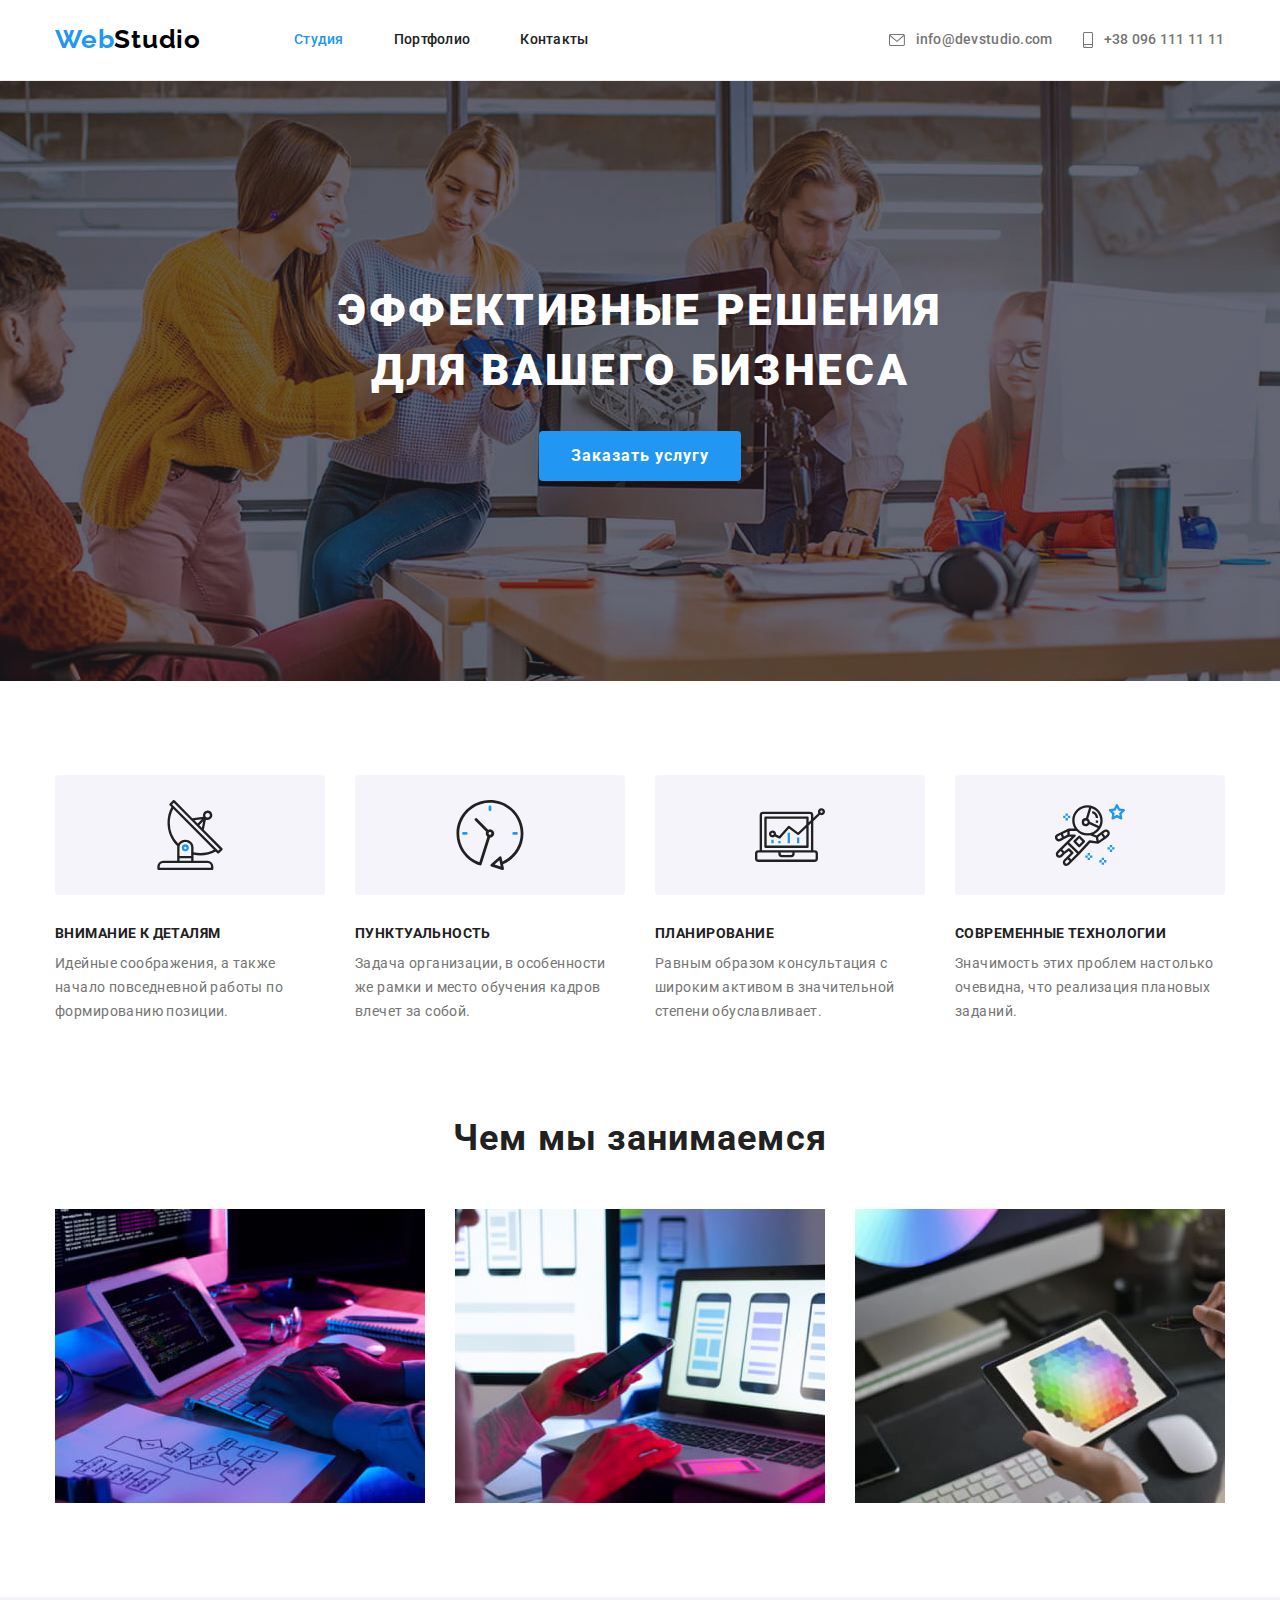
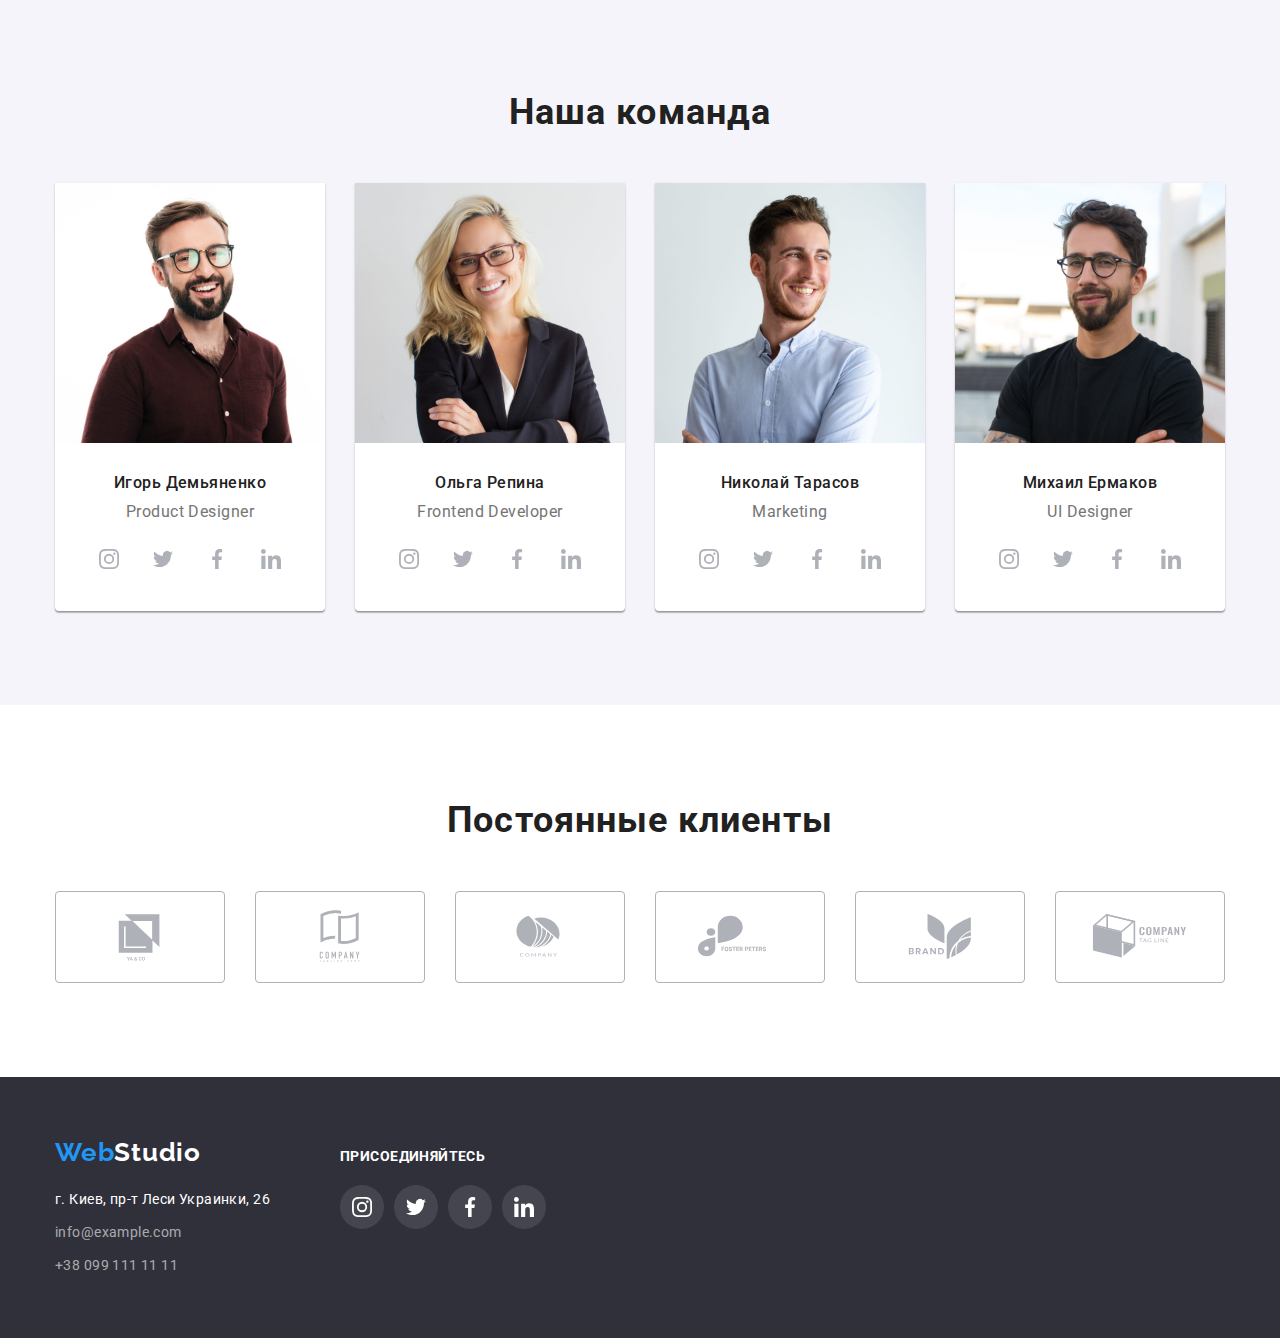
<file: index.html>
<!DOCTYPE html>
<html lang="ru">
  <head>
    <meta charset="UTF-8" />
    <meta http-equiv="X-UA-Compatible" content="IE=edge" />
    <meta name="viewport" content="width=device-width, initial-scale=1.0" />
    <link rel="preconnect" href="https://fonts.googleapis.com" />
    <link rel="preconnect" href="https://fonts.gstatic.com" crossorigin />
    <link
      href="https://fonts.googleapis.com/css2?family=Raleway:wght@700&family=Roboto:wght@400;500;700;900&display=swap"
      rel="stylesheet"
    />
    <link
      rel="stylesheet"
      href="https://cdn.jsdelivr.net/npm/modern-normalize@1/modern-normalize.min.css"
    />
    <link rel="stylesheet" href="./css/styles.css" />
    <title>Главная</title>
  </head>

  <body>
    <!--Шапка сайта-->
    <header class="head-site">
      <div class="head-container container">
        <!--Блок навигации по страницам-->
        <nav class="nav">
          <!-- Логотип -->
          <a href="./index.html" lang="en" class="logo">
            <span class="logo-web">Web</span><span class="logo-studio">Studio</span>
          </a>
          <!-- Навигация по сайту -->
          <ul class="nav-list">
            <li class="nav-item">
              <a href="./index.html" class="nav-link nav-current">Студия</a>
            </li>
            <li class="nav-item">
              <a href="./portfolio.html" class="nav-link">Портфолио</a>
            </li>
            <li class="nav-item">
              <a href="" class="nav-link">Контакты</a>
            </li>
          </ul>
        </nav>
        <!-- Каналы связи со студией -->
        <ul class="comm-list">
          <li class="comm-item">
            <a href="mailto:info@devstudio.com" class="comm-link">
              <svg class="icon-mail" width="16" height="12">
                <use href="./images/svg/icon.svg#head-email"></use>
              </svg>
              info@devstudio.com
            </a>
          </li>
          <!-- icon.svg#head-smartphone -->
          <li class="comm-item">
            <a href="tel:+380961111111" class="comm-link">
              <svg class="icon-tel" width="10" height="16">
                <use href="./images/svg/icon.svg#head-smartphone"></use>
              </svg>
              +38 096 111 11 11
            </a>
          </li>
        </ul>
      </div>
    </header>

    <!--Основной контент страницы-->
    <main>
      <!--Главное представление студии Секция Герой-->
      <div class="overlay">
        <section class="hero">
          <div class="container">
            <h1 class="hero-title">Эффективные решения для вашего бизнеса</h1>
            <button type="button" class="primary-button button">Заказать услугу</button>
          </div>
        </section>
      </div>

      <!--Наши преимущества-->
      <section class="section about-section">
        <div class="container">
          <h2 class="visually-hidden">Наши преимущества</h2>
          <ul class="about-list">
            <li class="about-item">
              <div class="icon-container">
                <svg class="about-icon" width="70" height="70">
                  <use href="./images/svg/icon.svg#about-antenna"></use>
                </svg>
              </div>

              <h3 class="about-title">Внимание к деталям</h3>
              <p class="about-text">
                Идейные соображения, а также начало повседневной работы по формированию позиции.
              </p>
            </li>
            <li class="about-item">
              <div class="icon-container">
                <svg class="about-icon" width="70" height="70">
                  <use href="./images/svg/icon.svg#about-clock"></use>
                </svg>
              </div>

              <h3 class="about-title">Пунктуальность</h3>
              <p class="about-text">
                Задача организации, в особенности же рамки и место обучения кадров влечет за собой.
              </p>
            </li>
            <li class="about-item">
              <div class="icon-container">
                <svg class="about-icon" width="70" height="70">
                  <use href="./images/svg/icon.svg#about-diagram"></use>
                </svg>
              </div>

              <h3 class="about-title">Планирование</h3>
              <p class="about-text">
                Равным образом консультация с широким активом в значительной степени обуславливает.
              </p>
            </li>
            <li class="about-item">
              <div class="icon-container">
                <svg class="about-icon" width="70" height="70">
                  <use href="./images/svg/icon.svg#about-astronaut"></use>
                </svg>
              </div>

              <h3 class="about-title">Современные технологии</h3>
              <p class="about-text">
                Значимость этих проблем настолько очевидна, что реализация плановых заданий.
              </p>
            </li>
          </ul>
        </div>
      </section>

      <!--Чем Мы занимаемся-->
      <section class="section">
        <div class="container">
          <h2 class="whatwedo-titel title-seclion">Чем мы занимаемся</h2>
          <ul class="whatwedo-list">
            <li class="whatwedo-item">
              <img
                src="./images/box1.jpg"
                alt="Работа с созданием продукта на планшете"
                width="370"
                height="294"
                class="whatwedo-img"
              />
            </li>
            <li class="whatwedo-item">
              <img
                src="./images/box2.jpg"
                alt="Работа с видом продукта на смартфонах"
                width="370"
                height="294"
                class="whatwedo-img"
              />
            </li>
            <li class="whatwedo-item">
              <img
                src="./images/box3.jpg"
                alt="Выбор цвета на планшете"
                width="370"
                height="294"
                class="whatwedo-img"
              />
            </li>
          </ul>
        </div>
      </section>

      <!--Наша команда-->
      <section class="ourteam section">
        <div class="container">
          <h2 class="ourteam-titel title-seclion">Наша команда</h2>
          <ul class="ourteam-list">
            <!-- Игорь Демьяненко -->
            <li class="ourteam-item">
              <img
                src="./images/our-comand/img0.jpg"
                alt="Фото Игорь Демьяненко"
                width="270"
                height="260"
                class="ourteam-img"
              />
              <div class="ourteam-text">
                <h3 class="ourteam-name">Игорь Демьяненко</h3>
                <p class="outrteam-prof">Product Designer</p>
                <ul class="team-social-list">
                  <li class="team-social-item">
                    <a href="https://www.instagram.com/" class="link-social">
                      <svg class="team-social-icon" width="20" height="20">
                        <use href="./images/svg/icon.svg#team-instagram"></use>
                      </svg>
                    </a>
                  </li>
                  <li class="team-social-item">
                    <a href="https://twitter.com" class="link-social">
                      <svg class="team-social-icon" width="20" height="20">
                        <use href="./images/svg/icon.svg#team-twitter"></use>
                      </svg>
                    </a>
                  </li>
                  <li class="team-social-item">
                    <a href="https://www.facebook.com" class="link-social">
                      <svg class="team-social-icon" width="20" height="20">
                        <use href="./images/svg/icon.svg#team-facebook"></use>
                      </svg>
                    </a>
                  </li>
                  <li class="team-social-item">
                    <a href="https://www.linkedin.com/" class="link-social">
                      <svg class="team-social-icon" width="20" height="20">
                        <use href="./images/svg/icon.svg#team-linkedin"></use>
                      </svg>
                    </a>
                  </li>
                </ul>
              </div>
            </li>
            <!-- Ольга Репина -->
            <li class="ourteam-item">
              <img
                src="./images/our-comand/img1.jpg"
                alt="Фото Ольга Репина"
                width="270"
                height="260"
                class="ourteam-img"
              />
              <div class="ourteam-text">
                <h3 class="ourteam-name">Ольга Репина</h3>
                <p class="outrteam-prof">Frontend Developer</p>
                <ul class="team-social-list">
                  <li class="team-social-item">
                    <a href="https://www.instagram.com/" class="link-social">
                      <svg class="team-social-icon" width="20" height="20">
                        <use href="./images/svg/icon.svg#team-instagram"></use>
                      </svg>
                    </a>
                  </li>
                  <li class="team-social-item">
                    <a href="https://twitter.com" class="link-social">
                      <svg class="team-social-icon" width="20" height="20">
                        <use href="./images/svg/icon.svg#team-twitter"></use>
                      </svg>
                    </a>
                  </li>
                  <li class="team-social-item">
                    <a href="https://www.facebook.com" class="link-social">
                      <svg class="team-social-icon" width="20" height="20">
                        <use href="./images/svg/icon.svg#team-facebook"></use>
                      </svg>
                    </a>
                  </li>
                  <li class="team-social-item">
                    <a href="https://www.linkedin.com/" class="link-social">
                      <svg class="team-social-icon" width="20" height="20">
                        <use href="./images/svg/icon.svg#team-linkedin"></use>
                      </svg>
                    </a>
                  </li>
                </ul>
              </div>
            </li>
            <!-- Николай Тарасов -->
            <li class="ourteam-item">
              <img
                src="./images/our-comand/img2.jpg"
                alt="Фото Николай Тарасов"
                width="270"
                height="260"
                class="ourteam-img"
              />
              <div class="ourteam-text">
                <h3 class="ourteam-name">Николай Тарасов</h3>
                <p class="outrteam-prof">Marketing</p>
                <ul class="team-social-list">
                  <li class="team-social-item">
                    <a href="https://www.instagram.com/" class="link-social">
                      <svg class="team-social-icon" width="20" height="20">
                        <use href="./images/svg/icon.svg#team-instagram"></use>
                      </svg>
                    </a>
                  </li>
                  <li class="team-social-item">
                    <a href="https://twitter.com" class="link-social">
                      <svg class="team-social-icon" width="20" height="20">
                        <use href="./images/svg/icon.svg#team-twitter"></use>
                      </svg>
                    </a>
                  </li>
                  <li class="team-social-item">
                    <a href="https://www.facebook.com" class="link-social">
                      <svg class="team-social-icon" width="20" height="20">
                        <use href="./images/svg/icon.svg#team-facebook"></use>
                      </svg>
                    </a>
                  </li>
                  <li class="team-social-item">
                    <a href="https://www.linkedin.com/" class="link-social">
                      <svg class="team-social-icon" width="20" height="20">
                        <use href="./images/svg/icon.svg#team-linkedin"></use>
                      </svg>
                    </a>
                  </li>
                </ul>
              </div>
            </li>
            <!-- Михаил Ермаков -->
            <li class="ourteam-item">
              <img
                src="./images/our-comand/img3.jpg"
                alt="Фото Михаил Ермаков"
                width="270"
                height="260"
                class="ourteam-img"
              />
              <div class="ourteam-text">
                <h3 class="ourteam-name">Михаил Ермаков</h3>
                <p class="outrteam-prof">UI Designer</p>
                <ul class="team-social-list">
                  <li class="team-social-item">
                    <a href="https://www.instagram.com/" class="link-social">
                      <svg class="team-social-icon" width="20" height="20">
                        <use href="./images/svg/icon.svg#team-instagram"></use>
                      </svg>
                    </a>
                  </li>
                  <li class="team-social-item">
                    <a href="https://twitter.com" class="link-social">
                      <svg class="team-social-icon" width="20" height="20">
                        <use href="./images/svg/icon.svg#team-twitter"></use>
                      </svg>
                    </a>
                  </li>
                  <li class="team-social-item">
                    <a href="https://www.facebook.com" class="link-social">
                      <svg class="team-social-icon" width="20" height="20">
                        <use href="./images/svg/icon.svg#team-facebook"></use>
                      </svg>
                    </a>
                  </li>
                  <li class="team-social-item">
                    <a href="https://www.linkedin.com/" class="link-social">
                      <svg class="team-social-icon" width="20" height="20">
                        <use href="./images/svg/icon.svg#team-linkedin"></use>
                      </svg>
                    </a>
                  </li>
                </ul>
              </div>
            </li>
          </ul>
        </div>
      </section>

      <!-- Постоянные клиенты -->
      <section class="section">
        <div class="container">
          <h2 class="client-title title-seclion">Постоянные клиенты</h2>
          <ul class="client-list">
            <li class="client-item">
              <a href="" class="client-link">
                <svg class="client-icon" width="106" height="60">
                  <use href="./images/svg/icon.svg#icon-client-1"></use>
                </svg>
              </a>
            </li>
            <li class="client-item">
              <div class="client-container">
                <a href="" class="client-link">
                  <svg class="client-icon" width="106" height="60">
                    <use href="./images/svg/icon.svg#icon-client-2"></use>
                  </svg>
                </a>
              </div>
            </li>
            <li class="client-item">
              <div class="client-container">
                <a href="" class="client-link">
                  <svg class="client-icon" width="106" height="60">
                    <use href="./images/svg/icon.svg#icon-client-3"></use>
                  </svg>
                </a>
              </div>
            </li>
            <li class="client-item">
              <div class="client-container">
                <a href="" class="client-link">
                  <svg class="client-icon" width="106" height="60">
                    <use href="./images/svg/icon.svg#icon-client-4"></use>
                  </svg>
                </a>
              </div>
            </li>
            <li class="client-item">
              <div class="client-container">
                <a href="" class="client-link">
                  <svg class="client-icon" width="106" height="60">
                    <use href="./images/svg/icon.svg#icon-client-5"></use>
                  </svg>
                </a>
              </div>
            </li>
            <li class="client-item">
              <div class="client-container">
                <a href="" class="client-link">
                  <svg class="client-icon" width="106" height="60">
                    <use href="./images/svg/icon.svg#icon-client-6"></use>
                  </svg>
                </a>
              </div>
            </li>
          </ul>
        </div>
      </section>
    </main>

    <!--Footer-->
    <footer class="footer">
      <h2 class="visually-hidden">Подвал сайта</h2>
      <div class="container">
        <div class="footer-container">
          <div class="address-container">
            <a href="./index.html" lang="en" class="logo footer-logo">
              <span class="logo-web">Web</span><span class="footer-logo-studio">Studio</span>
            </a>

            <address class="address">
              <p class="address-text">г. Киев, пр-т Леси Украинки, 26</p>
              <ul>
                <li class="address-item">
                  <a href="mailto:info@example.com" class="footer-comm"> info@example.com </a>
                </li>
                <li class="address-item">
                  <a href="tel:+380991111111" class="footer-comm"> +38 099 111 11 11 </a>
                </li>
              </ul>
            </address>
          </div>

          <div class="footer-social">
            <h3 class="footer-social-title">Присоединяйтесь</h3>
            <ul class="footer-social-list">
              <li class="footer-social-item">
                <a href="https://www.instagram.com/" class="footer-link-social">
                  <svg class="footer-social-icon" width="20" height="20">
                    <use href="./images/svg/icon.svg#footer-instagram"></use>
                  </svg>
                </a>
              </li>
              <li class="footer-social-item">
                <a href="https://twitter.com" class="footer-link-social">
                  <svg class="footer-social-icon" width="20" height="20">
                    <use href="./images/svg/icon.svg#footer-twitter"></use>
                  </svg>
                </a>
              </li>
              <li class="footer-social-item">
                <a href="https://www.facebook.com" class="footer-link-social">
                  <svg class="footer-social-icon" width="20" height="20">
                    <use href="./images/svg/icon.svg#footer-facebook"></use>
                  </svg>
                </a>
              </li>
              <li class="footer-social-item">
                <a href="https://www.linkedin.com/" class="footer-link-social">
                  <svg class="footer-social-icon" width="20" height="20">
                    <use href="./images/svg/icon.svg#footer-linkedin"></use>
                  </svg>
                </a>
              </li>
            </ul>
          </div>
        </div>
        <!-- Социальные сети студии -->
      </div>
    </footer>
  </body>
</html>
</file>
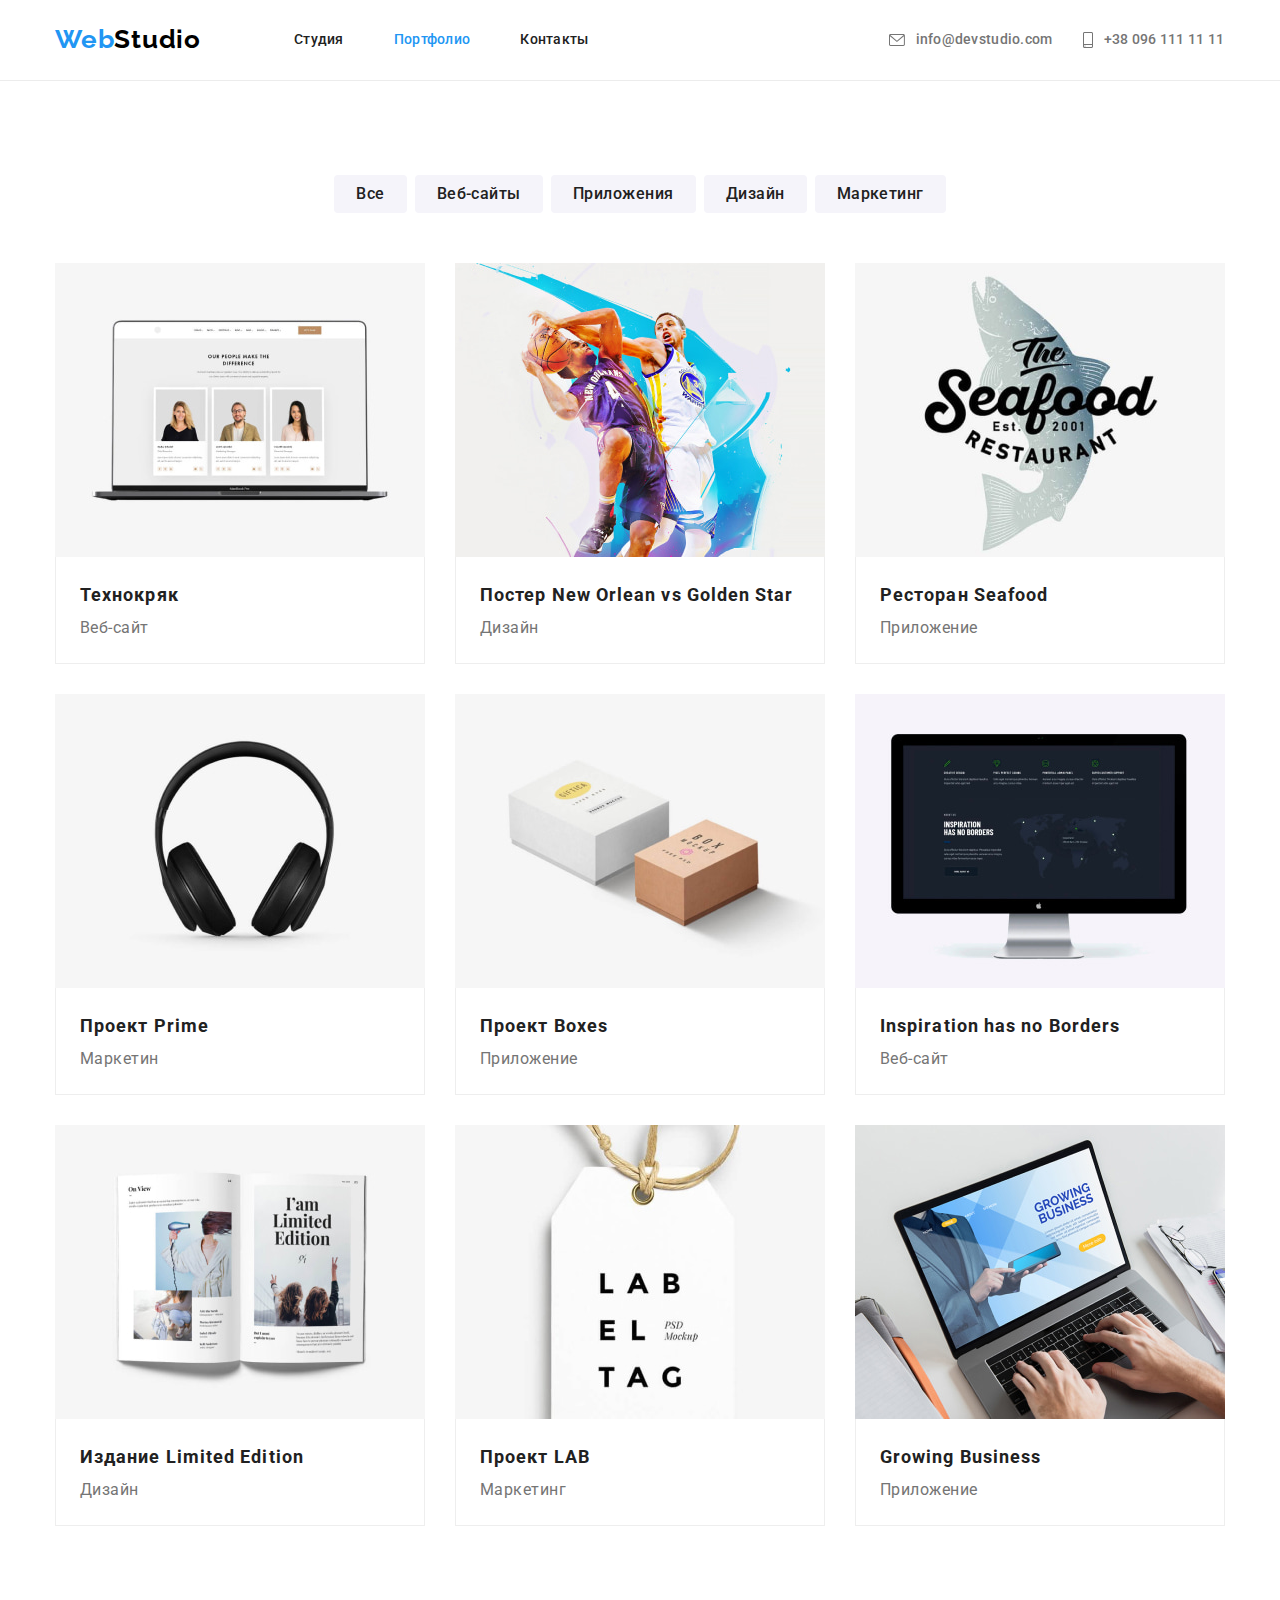
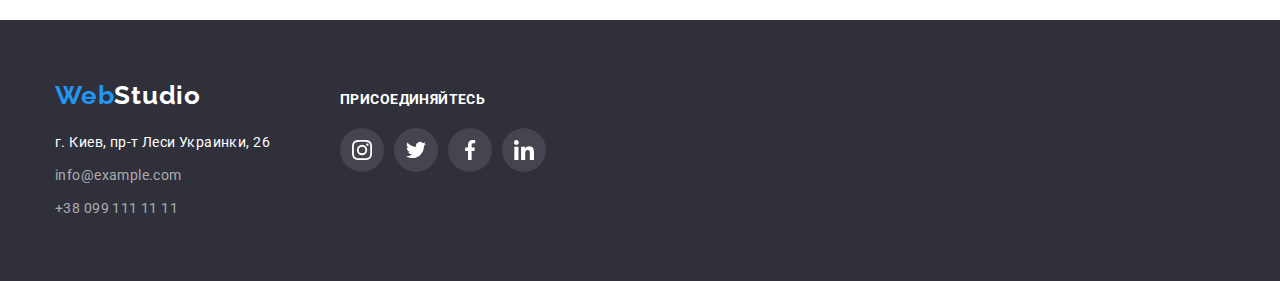
<file: portfolio.html>
<!DOCTYPE html>
<html lang="ru">
  <head>
    <meta charset="UTF-8" />
    <meta http-equiv="X-UA-Compatible" content="IE=edge" />
    <meta name="viewport" content="width=device-width, initial-scale=1.0" />
    <link rel="preconnect" href="https://fonts.googleapis.com" />
    <link rel="preconnect" href="https://fonts.gstatic.com" crossorigin />
    <link
      href="https://fonts.googleapis.com/css2?family=Raleway:wght@700&family=Roboto:wght@400;500;700;900&display=swap"
      rel="stylesheet"
    />
    <link
      rel="stylesheet"
      href="https://cdn.jsdelivr.net/npm/modern-normalize@1/modern-normalize.min.css"
    />
    <link rel="stylesheet" href="./css/styles.css" />
    <title>Портфолио</title>
  </head>

  <body>
    <!--Шапка сайта-->
    <header class="head-site">
      <div class="head-container container">
        <!--Блок навигации по страницам-->
        <nav class="nav">
          <!-- Логотип -->
          <a href="./index.html" lang="en" class="logo">
            <span class="logo-web">Web</span><span class="logo-studio">Studio</span>
          </a>
          <!-- Навигация по сайту -->
          <ul class="nav-list">
            <li class="nav-item">
              <a href="./index.html" class="nav-link">Студия</a>
            </li>
            <li class="nav-item">
              <a href="./portfolio.html" class="nav-link nav-current">Портфолио</a>
            </li>
            <li class="nav-item">
              <a href="" class="nav-link">Контакты</a>
            </li>
          </ul>
        </nav>
        <!-- Каналы связи со студией -->
        <ul class="comm-list">
          <li class="comm-item">
            <a href="mailto:info@devstudio.com" class="comm-link">
              <svg class="icon-mail" width="16" height="12">
                <use href="./images/svg/icon.svg#head-email"></use>
              </svg>
              info@devstudio.com
            </a>
          </li>

          <li class="comm-item">
            <a href="tel:+380961111111" class="comm-link">
              <svg class="icon-tel" width="10" height="16">
                <use href="./images/svg/icon.svg#head-smartphone"></use>
              </svg>
              +38 096 111 11 11
            </a>
          </li>
        </ul>
      </div>
    </header>

    <!-- Основной контент страницы -->
    <main>
      <section class="section">
        <div class="container">
          <h1 class="visually-hidden">Портфолио Веб-Студии</h1>
          <!-- Фильтр по нашим проектам -->
          <h2 class="visually-hidden">Фильтр по нашим проектам</h2>
          <ul class="servece-list">
            <li class="list-btn">
              <button type="button" class="service-button button">Все</button>
            </li>
            <li class="list-btn">
              <button type="button" class="service-button button">Веб-сайты</button>
            </li>
            <li class="list-btn">
              <button type="button" class="service-button button">Приложения</button>
            </li>
            <li class="list-btn">
              <button type="button" class="service-button button">Дизайн</button>
            </li>
            <li class="list-btn">
              <button type="button" class="service-button button">Маркетинг</button>
            </li>
          </ul>

          <!-- Наши проекты -->
          <h2 class="visually-hidden">Наши проекты</h2>
          <ul class="ourprj">
            <li class="ourpjc-list">
              <a href="" class="ourpjc-link">
                <img
                  src="./images/portfolio/portfolio-1.jpg"
                  alt="Ноутбук с отображённым сайтом"
                  width="370"
                  heigth="294"
                />
                <div class="name-prj">
                  <h3 class="ourprj-title">Технокряк</h3>
                  <p class="ourprj-text">Веб-сайт</p>
                </div>
              </a>
            </li>
            <li class="ourpjc-list">
              <a href="" class="ourpjc-link">
                <img
                  src="./images/portfolio/portfolio-2.jpg"
                  alt="Постер с игроками в баскетбол"
                  width="370"
                  heigth="294"
                />
                <div class="name-prj">
                  <h3 class="ourprj-title">Постер New Orlean vs Golden Star</h3>
                  <p class="ourprj-text">Дизайн</p>
                </div>
              </a>
            </li>
            <li class="ourpjc-list">
              <a href="" class="ourpjc-link">
                <img
                  src="./images/portfolio/portfolio-3.jpg"
                  alt="Логотип ресторана морской еды"
                  width="370"
                  heigth="294"
                />
                <div class="name-prj">
                  <h3 class="ourprj-title">Ресторан Seafood</h3>
                  <p class="ourprj-text">Приложение</p>
                </div>
              </a>
            </li>
            <li class="ourpjc-list">
              <a href="" class="ourpjc-link">
                <img
                  src="./images/portfolio/portfolio-4.jpg"
                  alt="Наушники"
                  width="370"
                  heigth="294"
                />
                <div class="name-prj">
                  <h3 class="ourprj-title">Проект Prime</h3>
                  <p class="ourprj-text">Маркетин</p>
                </div>
              </a>
            </li>
            <li class="ourpjc-list">
              <a href="" class="ourpjc-link">
                <img
                  src="./images/portfolio/portfolio-5.jpg"
                  alt="Коробки разных видов"
                  width="370"
                  heigth="294"
                />
                <div class="name-prj">
                  <h3 class="ourprj-title">Проект Boxes</h3>
                  <p class="ourprj-text">Приложение</p>
                </div>
              </a>
            </li>
            <li class="ourpjc-list">
              <a href="" class="ourpjc-link">
                <img
                  src="./images/portfolio/portfolio-6.jpg"
                  alt="Сайт проекта Вдохновение не имеет границ"
                  width="370"
                  heigth="294"
                />
                <div class="name-prj">
                  <h3 class="ourprj-title">Inspiration has no Borders</h3>
                  <p class="ourprj-text">Веб-сайт</p>
                </div>
              </a>
            </li>
            <li class="ourpjc-list">
              <a href="" class="ourpjc-link">
                <img
                  src="./images/portfolio/portfolio-7.jpg"
                  alt="Книга с названием Ограниченое издание"
                  width="370"
                  heigth="294"
                />
                <div class="name-prj">
                  <h3 class="ourprj-title">Издание Limited Edition</h3>
                  <p class="ourprj-text">Дизайн</p>
                </div>
              </a>
            </li>
            <li class="ourpjc-list">
              <a href="" class="ourpjc-link">
                <img
                  src="./images/portfolio/portfolio-8.jpg"
                  alt="Бирка с названием проекта ЛАБ"
                  width="370"
                  heigth="294"
                />
                <div class="name-prj">
                  <h3 class="ourprj-title">Проект LAB</h3>
                  <p class="ourprj-text">Маркетинг</p>
                </div>
              </a>
            </li>
            <li class="ourpjc-list">
              <a href="" class="ourpjc-link">
                <img
                  src="./images/portfolio/portfolio-9.jpg"
                  alt="Человек работает за ноутбуком в приложении"
                  width="370"
                  heigth="294"
                />
                <div class="name-prj">
                  <h3 class="ourprj-title">Growing Business</h3>
                  <p class="ourprj-text">Приложение</p>
                </div>
              </a>
            </li>
          </ul>
        </div>
      </section>
    </main>

    <!--Footer-->
    <footer class="footer">
      <h2 class="visually-hidden">Подвал сайта</h2>
      <div class="container">
        <div class="footer-container">
          <div class="address-container">
            <a href="./index.html" lang="en" class="logo footer-logo">
              <span class="logo-web">Web</span><span class="footer-logo-studio">Studio</span>
            </a>

            <address class="address">
              <p class="address-text">г. Киев, пр-т Леси Украинки, 26</p>
              <ul>
                <li class="address-item">
                  <a href="mailto:info@example.com" class="footer-comm"> info@example.com </a>
                </li>
                <li class="address-item">
                  <a href="tel:+380991111111" class="footer-comm"> +38 099 111 11 11 </a>
                </li>
              </ul>
            </address>
          </div>
          <!-- Социальные сети студии -->
          <div class="footer-social">
            <h2 class="visually-hidden">Социальные сети студии</h2>
            <h3 class="footer-social-title">Присоединяйтесь</h3>
            <ul class="footer-social-list">
              <li class="footer-social-item">
                <a href="https://www.instagram.com/" class="footer-link-social">
                  <svg class="footer-social-icon" width="20" height="20">
                    <use href="./images/svg/icon.svg#footer-instagram"></use>
                  </svg>
                </a>
              </li>
              <li class="footer-social-item">
                <a href="https://twitter.com" class="footer-link-social">
                  <svg class="footer-social-icon" width="20" height="20">
                    <use href="./images/svg/icon.svg#footer-twitter"></use>
                  </svg>
                </a>
              </li>
              <li class="footer-social-item">
                <a href="https://www.facebook.com" class="footer-link-social">
                  <svg class="footer-social-icon" width="20" height="20">
                    <use href="./images/svg/icon.svg#footer-facebook"></use>
                  </svg>
                </a>
              </li>
              <li class="footer-social-item">
                <a href="https://www.linkedin.com/" class="footer-link-social">
                  <svg class="footer-social-icon" width="20" height="20">
                    <use href="./images/svg/icon.svg#footer-linkedin"></use>
                  </svg>
                </a>
              </li>
            </ul>
          </div>
        </div>
      </div>
    </footer>
  </body>
</html>
</file>
<file: css/styles.css>
:root {
  --logo-text-font: 'Raleway', sans-serif;
  --nohover-navlink-color: #212121;
  --hover-cont-link: #2196f3;
  --primary-text-color: #757575;
  --communication-color: rgba(255, 255, 255, 0.6);
  --button-text-color: #ffffff;
  --primary-fill: #afb1b8;
  --comm-fill: #757575;
  --social-link-fill: #ffffff;
  --title-text-color: #212121;
  --primary-font: 'Roboto', sans-serif;
  --card-set-gap: 30px;
  --primary-letter-spacing: 0.03em;
}

body {
  background-color: #ffffff;
  font-family: var(--primary-font);
  font-size: 14px;
  line-height: 1.14;
  color: var(--primary-text-color);
}
a {
  text-decoration: none;
}
li {
  list-style: none;
}
h1,
h2,
h3,
h4,
h5,
h6,
p,
ul {
  margin: 0;
  padding: 0;
}
img {
  display: block;
  max-width: 100%;
}

/* Общие стили */
.title-seclion {
  font-weight: bold;
  font-size: 36px;
  line-height: 42px;
  text-align: center;
  letter-spacing: var(--primary-letter-spacing);
}
.button {
  font-family: inherit;
  cursor: pointer;
  border: none;
}
.container {
  margin-left: auto;
  margin-right: auto;
  width: 1200px;
  padding-left: 15px;
  padding-right: 15px;
}
.section {
  padding-top: 94px;
  padding-bottom: 94px;
}

/* Cкрытый заголовко h2 */
.visually-hidden {
  position: absolute;
  width: 1px;
  height: 1px;
  margin: -1px;
  border: 0;
  padding: 0;

  white-space: nowrap;
  clip-path: inset(100%);
  clip: rect(0 0 0 0);
  overflow: hidden;
}
/* Подсвечивание текущей страницы */
.nav-link.nav-current {
  color: var(--hover-cont-link);
}

/* Стили шапки */
.head-site {
  border-bottom: 1px solid #ececec;

  font-weight: 500;
  font-size: 14px;
  line-height: 1.14;
  letter-spacing: 0.02em;
}

/* Контейнер для стилизации */
.head-container {
  display: flex;
  align-items: center;
}

/* Логотип */
.logo {
  margin-right: 93px;

  font-family: var(--logo-text-font);
  font-weight: bold;
  font-size: 26px;
  line-height: 1.2;
  letter-spacing: var(--primary-letter-spacing);
}
.logo-web {
  color: #2196f3;
}
.logo-studio {
  color: #000000;
}
.footer-logo-studio {
  color: #ffffff;
}

/* Навигация */
.nav {
  display: flex;
  align-items: center;
  margin-right: 300px;
}
.nav-list {
  display: flex;
}
.nav-link {
  display: block;
  padding-top: 32px;
  padding-bottom: 32px;

  font-weight: 500;
  font-size: 14px;
  line-height: 1.14;
  letter-spacing: 0.02em;
  color: var(--nohover-navlink-color);
}
.nav-link:hover,
.nav-link:focus {
  color: #2196f3;
}
.nav-item + .nav-item {
  margin-left: 50px;
}

/* Каналы связи со студией */
.comm-list {
  display: flex;
}
.comm-item:not(:last-child) {
  margin-right: 30px;
}
.comm-link {
  display: flex;
  align-items: center;
  padding-top: 32px;
  padding-bottom: 32px;

  letter-spacing: 0.02em;
  color: var(--primary-text-color);
}
.comm-link:hover,
.comm-link:focus {
  color: var(--hover-cont-link);
}
.icon-mail,
.icon-tel {
  fill: currentColor;
  margin-right: 11px;
}

/* Основной контент страницы */
/* Секция hero с заказом услуг */

.overlay {
  background-color: #c4c4c4;
}
.hero {
  padding-top: 200px;
  padding-bottom: 200px;
  max-width: 1600px;
  height: 600px;
  margin-left: auto;
  margin-right: auto;

  background-image: linear-gradient(to right, rgba(47, 48, 58, 0.4), rgba(47, 48, 58, 0.4)),
    url(../images/hero.jpg);
  background-repeat: no-repeat;
  background-position: center;
  background-size: cover;
}
.hero-title {
  margin-right: auto;
  margin-bottom: 30px;
  margin-left: auto;
  width: 696px;
  letter-spacing: 0.06em;

  text-align: center;
  text-transform: uppercase;
  font-weight: 900;
  font-size: 44px;
  line-height: 1.36;
  color: #ffffff;
}
.primary-button {
  display: block;
  margin-right: auto;
  margin-left: auto;
  padding-top: 10px;
  padding-right: 32px;
  padding-bottom: 10px;
  padding-left: 32px;
  min-width: 200px;

  background-color: #2196f3;
  box-shadow: 0px 4px 4px rgba(0, 0, 0, 0.15);
  border-radius: 4px;
  font-weight: bold;
  font-size: 16px;
  line-height: 30px;
  letter-spacing: 0.06em;
  color: var(--button-text-color);
}
/* Секция Наши преимущества */
.about-section {
  padding-bottom: 0;
}
.about-list {
  display: flex;
}
.about-item {
  width: 270px;
}
.about-item + .about-item {
  margin-left: 30px;
}
/* Основная часть секции Наши преимущества*/
.about-title {
  font-weight: bold;
  font-size: 14px;
  line-height: 16px;
  text-transform: uppercase;
  letter-spacing: var(--primary-letter-spacing);
  color: var(--title-text-color);
}
.about-text {
  margin-top: 10px;

  font-size: 14px;
  line-height: 24px;
  letter-spacing: var(--primary-letter-spacing);
}
.icon-container {
  display: flex;
  justify-content: center;
  align-items: center;
  width: 270px;
  height: 120px;
  margin-bottom: var(--card-set-gap);

  background-color: #f5f4fa;
  border-radius: 4px;
}

/* Секция Чем Мы занимаемся */
.whatwedo-titel {
  margin-bottom: 50px;
  color: var(--title-text-color);
}
.whatwedo-list {
  display: flex;
  justify-content: space-evenly;
}
.whatwedo-item + .whatwedo-item {
  margin-left: 30px;
}

/* Секция Наша команда */
.ourteam {
  background: #f5f4fa;
}
.ourteam-titel {
  margin-bottom: 50px;
  color: var(--title-text-color);
}
.ourteam-list {
  display: flex;
}
.ourteam-item {
  background-color: #ffffff;
  box-shadow: 0px 1px 3px rgba(0, 0, 0, 0.12), 0px 1px 1px rgba(0, 0, 0, 0.14),
    0px 2px 1px rgba(0, 0, 0, 0.2);
  border-radius: 0px 0px 4px 4px;
}
.ourteam-item + .ourteam-item {
  margin-left: 30px;
}
.ourteam-text {
  padding-top: 30px;
  padding-right: 32px;
  padding-bottom: 30px;
  padding-left: 32px;
}
.ourteam-name {
  font-weight: 500;
  font-size: 16px;
  line-height: 19px;
  text-align: center;
  letter-spacing: var(--primary-letter-spacing);
  color: var(--title-text-color);
}
.outrteam-prof {
  margin-top: 10px;

  font-size: 16px;
  line-height: 19px;
  text-align: center;
  letter-spacing: var(--primary-letter-spacing);
}
/* Ссылки на социальные сети */
.team-social-list {
  display: flex;
  justify-content: center;
  margin-top: 16px;
}

.team-social-item + .team-social-item {
  margin-left: 10px;
}
.link-social {
  display: flex;
  width: 44px;
  height: 44px;
  justify-content: center;
  align-items: center;
  border-radius: 50%;

  fill: var(--primary-fill);
}
.link-social:hover,
.link-social:focus {
  fill: var(--social-link-fill);
  background-color: var(--hover-cont-link);
}
/* Постоянные клиенты */
.client-title {
  color: var(--title-text-color);

  margin-bottom: 50px;
}
.client-list {
  display: flex;
}
.client-item + .client-item {
  margin-left: var(--card-set-gap);
}
.client-link {
  display: flex;
  justify-content: center;
  align-items: center;
  width: 170px;
  height: 92px;

  border: 1px solid #afb1b8;
  border-radius: 4px;
  fill: var(--primary-fill);
}
.client-link:hover,
.client-link:focus {
  fill: var(--hover-cont-link);
  border-color: var(--hover-cont-link);
}
.client-icon {
  width: 106px;
  height: 60px;
}

/* Footer */
.footer {
  padding-top: 60px;
  padding-bottom: 60px;
  background-color: #2f303a;
}
.footer-container {
  display: flex;
  align-items: baseline;
}
.address-container {
  margin-right: 70px;
}
.footer-logo {
  display: block;
  margin-right: 0;
}
.address {
  margin-top: 20px;

  font-style: normal;
  font-size: 14px;
  line-height: 1.7;
  color: #ffffff;
}
.address-text {
  margin-bottom: 9px;

  letter-spacing: var(--primary-letter-spacing);
}
.address-item + .address-item {
  margin-top: 9px;
}
.footer-comm {
  letter-spacing: var(--primary-letter-spacing);
  color: var(--communication-color);
}
.footer-comm:hover,
.footer-comm:focus {
  color: var(--hover-cont-link);
}
/* Социальные сети футера */
/* .footer-social {

} */
.footer-social-title {
  margin-bottom: 20px;

  font-size: 14px;
  line-height: 1.14;
  letter-spacing: var(--primary-letter-spacing);
  text-transform: uppercase;
  color: var(--button-text-color);
}
.footer-social-list {
  display: flex;
  align-items: center;
}
.footer-social-item + .footer-social-item {
  margin-left: 10px;
}
.footer-link-social {
  display: flex;
  justify-content: center;
  align-items: center;
  width: 44px;
  height: 44px;
  border-radius: 50%;
  background-color: rgba(255, 255, 255, 0.1);
  fill: var(--social-link-fill);
}
.footer-link-social:hover,
.footer-link-social:focus {
  background-color: var(--hover-cont-link);
}

/* ПОРТФОЛИО */
/* Основной контент страници */
/* Фильтр по нашим проектам */
.servece-list {
  display: flex;
  justify-content: center;
  margin-bottom: 50px;
}
.service-button {
  padding-top: 6px;
  padding-right: 22px;
  padding-bottom: 6px;
  padding-left: 22px;
  border-radius: 4px;

  font-weight: 500;
  font-size: 16px;
  line-height: 26px;
  text-align: center;
  letter-spacing: var(--primary-letter-spacing);
  color: var(--title-text-color);
  background-color: #f5f4fa;
}
.service-button:hover,
.service-button:focus {
  color: var(--button-text-color);
  background-color: #2196f3;
  box-shadow: 0px 3px 1px rgba(0, 0, 0, 0.1), 0px 1px 2px rgba(0, 0, 0, 0.08),
    0px 2px 2px rgba(0, 0, 0, 0.12);
}
.list-btn + .list-btn {
  margin-left: 8px;
}

/* Секция Наши проекты */
.ourprj {
  display: flex;
  flex-wrap: wrap;
  margin-top: calc(-1 * var(--card-set-gap));
  margin-left: calc(-1 * var(--card-set-gap));
}
.ourpjc-link {
  margin-top: var(--card-set-gap);
  margin-left: var(--card-set-gap);
  flex-basis: calc(100% / 3 - var(--card-set-gap));
  cursor: pointer;
}
.ourpjc-link {
  display: block;
}
.ourpjc-link:hover,
.ourpjc-link:focus {
  box-shadow: 0px 1px 1px rgba(0, 0, 0, 0.12), 0px 4px 4px rgba(0, 0, 0, 0.06),
    1px 4px 6px rgba(0, 0, 0, 0.16);
}
.ourprj-title {
  font-weight: bold;
  font-size: 18px;
  line-height: 36px;
  letter-spacing: 0.06em;
  color: var(--title-text-color);
}
.ourprj-text {
  margin-top: 4;

  color: var(--primary-text-color);
  font-size: 16px;
  line-height: 30px;
  letter-spacing: var(--primary-letter-spacing);
}
.name-prj {
  padding-top: 20px;
  padding-right: 24px;
  padding-bottom: 20px;
  padding-left: 24px;

  border-right: 1px solid #eeeeee;
  border-bottom: 1px solid #eeeeee;
  border-left: 1px solid #eeeeee;
}
</file>
